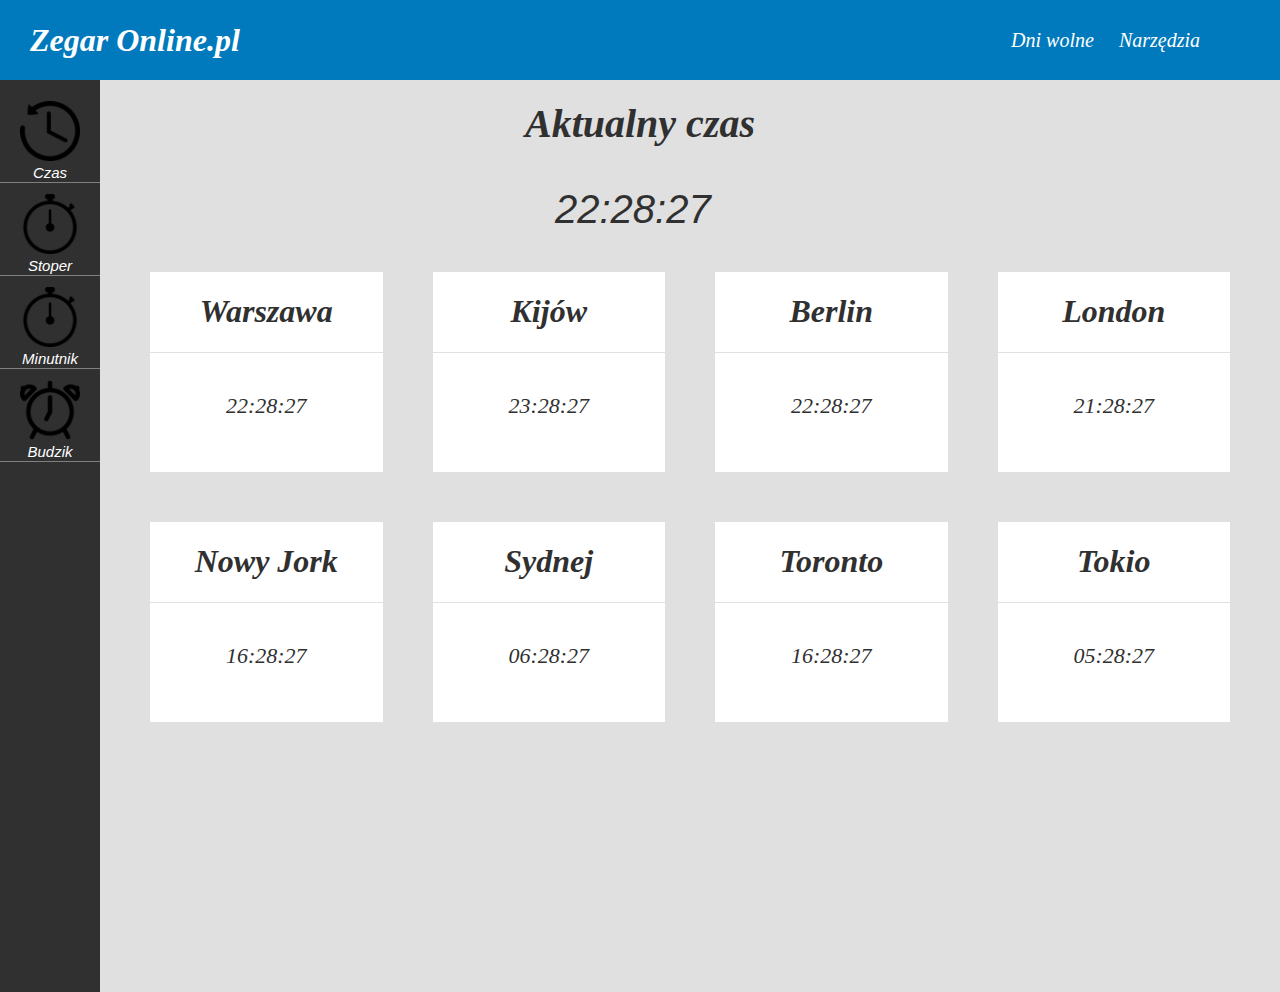
<file: budzik-layout/czas.html>
<!DOCTYPE html>
<html lang="en">
  <head>
    <meta charset="UTF-8" />
    <meta http-equiv="X-UA-Compatible" content="IE=edge" />
    <meta name="viewport" content="width=device-width, initial-scale=1.0" />
    <link rel="stylesheet" href="main.css" />
    <title>Document</title>
  </head>
  <body>
    <nav>
      <div class="horizontal-navbar">
        <div class="navbar-menu">
          <h1>Zegar Online.pl</h1>
        </div>
        <div class="navbar-settings">
          <p class="paragraph-navbar">Dni wolne</p>
          <p class="paragraph-navbar">Narzędzia</p>
        </div>
      </div>
      <div class="vertical-navbar">
        <a href="czas.html"
          ><button class="nav-buttonss">
            <img
              class="button-icons"
              src="counterclockwise-rotation.png"
              alt="counter-clock"
            />
            Czas
          </button></a
        >
        <a href="stoper.html"
          ><button class="nav-buttons stoper">
            <img class="button-icons" src="31569.png" alt="clock-counter" />
            Stoper
          </button></a
        >
        <button class="nav-buttons">
          <img class="button-icons" src="31569.png" alt="minutnik-icon" />
          Minutnik
        </button>
        <button class="nav-buttons">
          <img class="button-icons" src="100291.png" alt="budzik-icon" /> Budzik
        </button>
      </div>
    </nav>
        <div class="time-container">
          <div class='setup-time'>
          <h2 class="container-heading">Aktualny czas</h2>
          <p id="time"></p>
        </div>
        </div>
    
<section class="time-all-countries">
  <div class='more-countries-time-container'>
<div class="warsaw time-setup-containter">
  <h1 class="more-countries-headings">Warszawa</h1>
  <div class="border"></div>
  <div class="parapgraph-time"><p id="time-warsaw" class="more-country-time-paragraph"></p></div>
</div>
<div class="kijow time-setup-containter">
  <h1 class="more-countries-headings">Kijów</h1>
  <div class="border"></div>
  <div class="parapgraph-time"><p id="time-kijow" class="more-country-time-paragraph"></p></div>
</div>
<div class="berlin time-setup-containter">
  <h1 class="more-countries-headings">Berlin</h1>
  <div class="border"></div>
  <div class="parapgraph-time"><p id="time-berlin" class="more-country-time-paragraph"></p></div>
</div>
<div class="london time-setup-containter">
  <h1 class="more-countries-headings">London</h1>
  <div class="border"></div>
  <div class="parapgraph-time"> <p id="time-london" class="more-country-time-paragraph"></p></div>
</div>
</div>
<div class="more-countries-time-containers2">
<div class="newyork time-setup-containter">
  <h1 class="more-countries-headings">Nowy Jork</h1>
  <div class="border"></div>
  <div class="parapgraph-time"> <p id="time-newyork" class="more-country-time-paragraph"></p></div>
</div>
<div class="sydney time-setup-containter">
  <h1 class="more-countries-headings">Sydnej</h1>
  <div class="border"></div>
  <div class="parapgraph-time"><p id="time-sydney" class="more-country-time-paragraph"></p></div>
</div>
<div class="toronto time-setup-containter">
  <h1 class="more-countries-headings">Toronto</h1>
  <div class="border"></div>
  <div class="parapgraph-time"><p id="time-toronto" class="more-country-time-paragraph"></p></div>
</div>
<div class="tokio time-setup-containter">
  <h1 class="more-countries-headings">Tokio</h1>
  <div class="border"></div>
  <div class="parapgraph-time"><p id="time-tokio" class="more-country-time-paragraph"></p></div>
</div>
</div>
<section>
    <script src="czas.js"></script>
  </body>
</html>
</file>
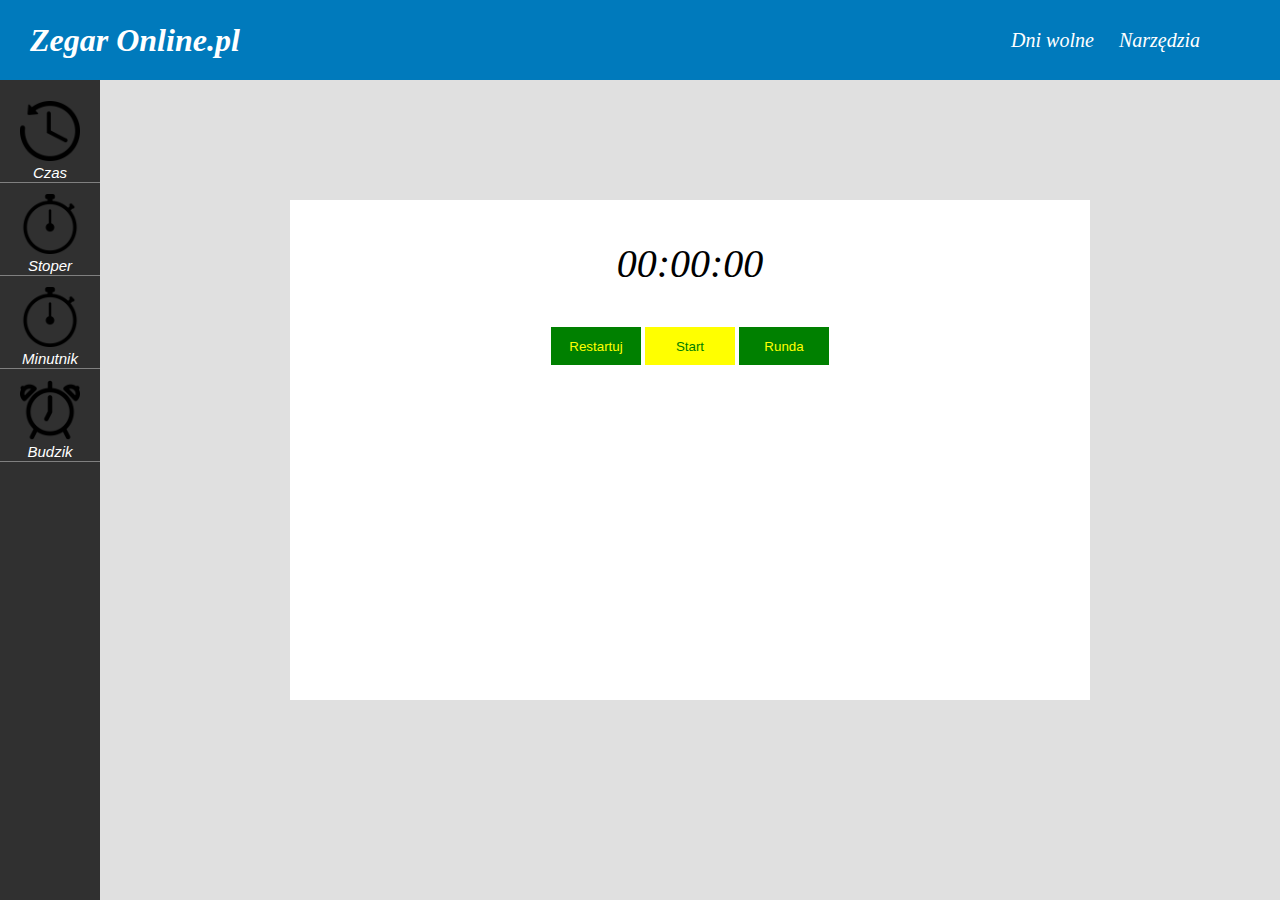
<file: budzik-layout/stoper.html>
<!DOCTYPE html>
<html lang="en">
<head>
    <meta charset="UTF-8">
    <meta http-equiv="X-UA-Compatible" content="IE=edge">
    <meta name="viewport" content="width=device-width, initial-scale=1.0">
    <title>Document</title>
    <link rel="stylesheet" href="main2.css">
</head>
<body>
    <nav>
        <div class="horizontal-navbar">
            <div class="navbar-menu">
  <h1>Zegar Online.pl</h1>
  </div>
  <div class="navbar-settings">
      <p class="paragraph-navbar">Dni wolne</p>
      <p  class="paragraph-navbar">Narzędzia</p>
  </div>
  
        </div>
        <div class="vertical-navbar">
  <a href="czas.html"><button class="nav-buttonss"> <img class="button-icons" src="counterclockwise-rotation.png" alt="counter-clock"> Czas</button></a>
  <a href="stoper.html"><button class="nav-buttons stoper"> <img class="button-icons" src="31569.png" alt="clock-counter"> Stoper</button></a>
  <button class="nav-buttons"> <img class="button-icons" src="31569.png" alt="minutnik-icon"> Minutnik</button>
  <button class="nav-buttons"> <img class="button-icons" src="100291.png" alt="budzik-icon"> Budzik</button>
        
            
    </nav>
   
   <section class="stop-watch" >
    <div class="paragraph-and-buttons" >
        
    
 
    <div class="stop-watch-buttons">     
        <p class="stop-watch-current-time">00:00:00</p>  
        <button class="reset-button">Restartuj</button>
        <button class="start-button">Start</button>
        <button class="new-button">Runda</button>
    </div>
    <section class="roundSection">
        
    </section>
</div>

   </section>
    
    <script src="stopwatch.js"></script>
</body>
</html>
</file>
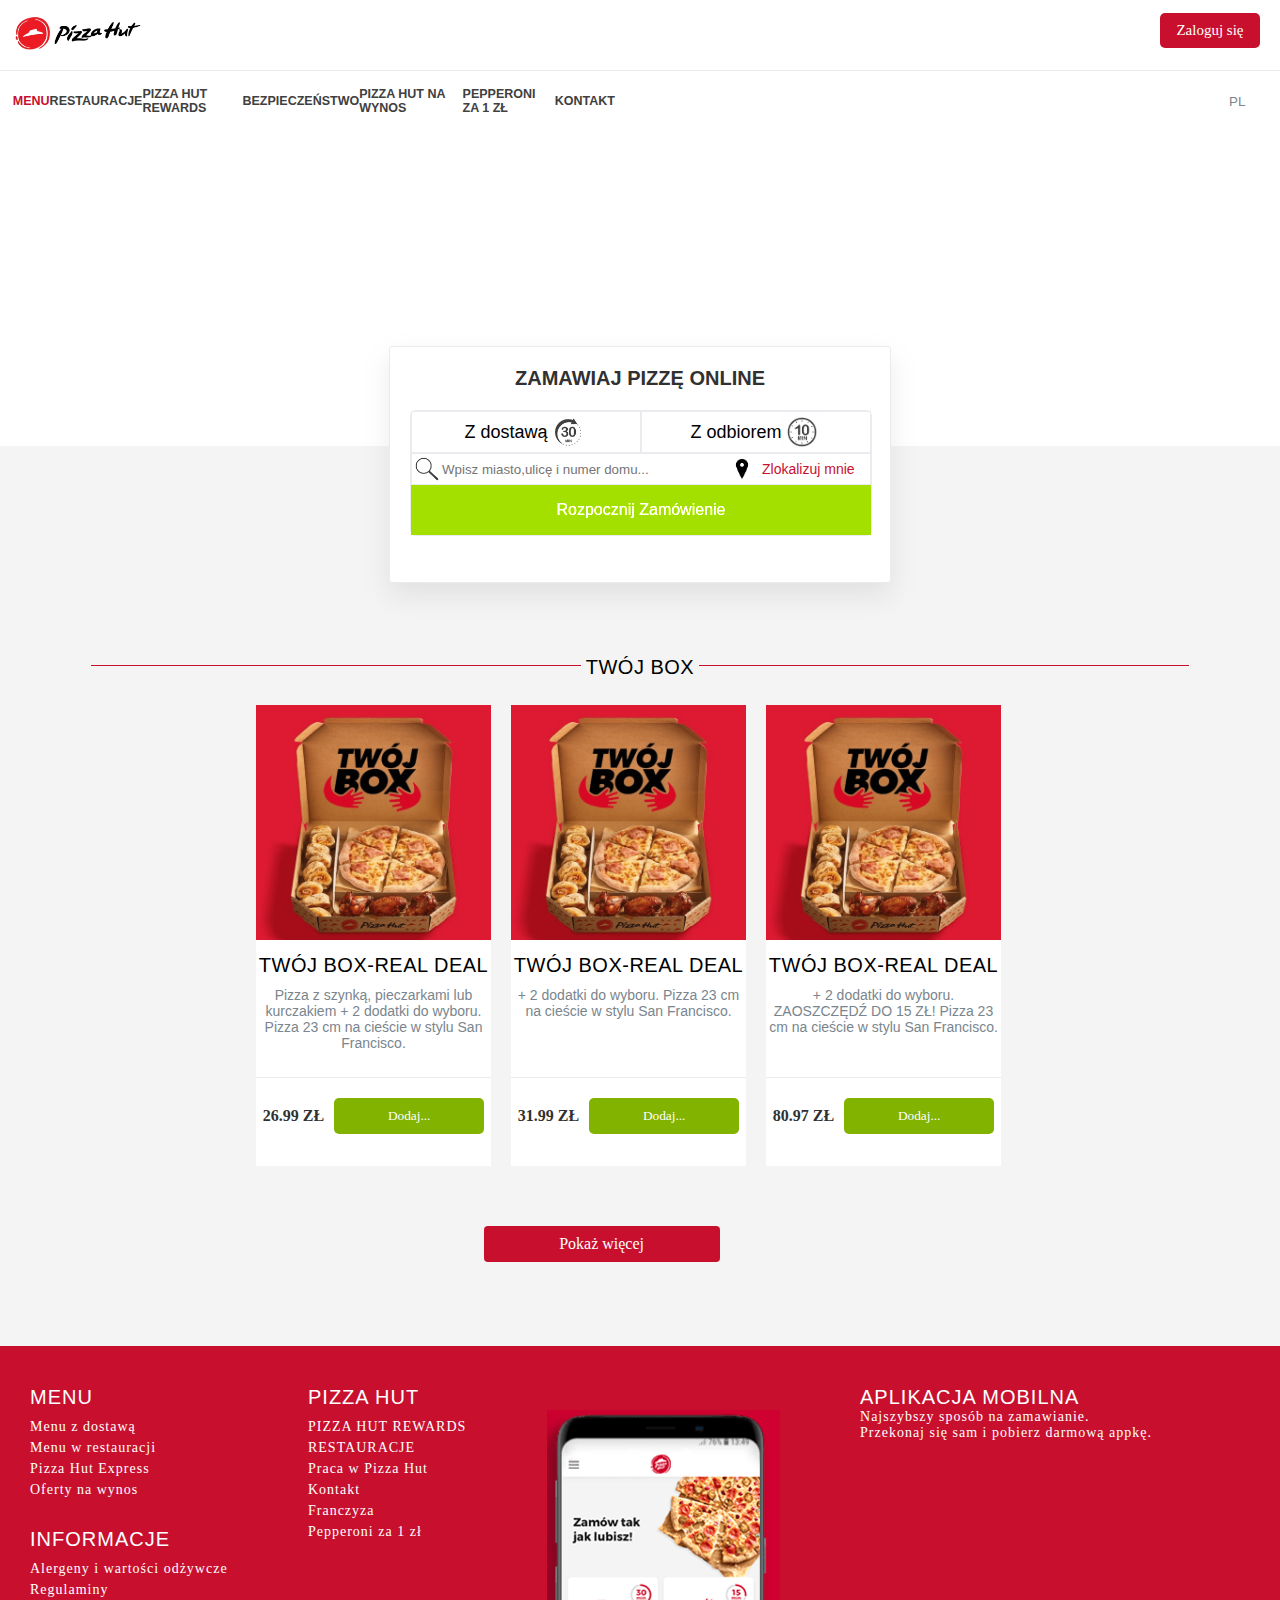
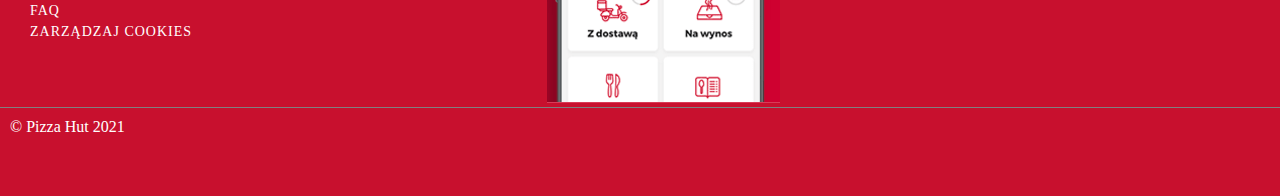
<file: pizzahut-layout/pizzahut.html>
<!DOCTYPE html>
<html lang="en">
  <head>
    <link rel="stylesheet" href="main.css" />
    <meta charset="UTF-8" />
    <meta http-equiv="X-UA-Compatible" content="IE=edge" />
    <meta name="viewport" content="width=device-width, initial-scale=1.0" />
    <title>Document</title>
  </head>
  <body>
    <header>
      <section class="section-header">
        <img
          class="pizza-hut-logo-img"
          src="pizzahutlogo.png"
          alt="pizzahutlogo"
        />
        <button class="log-in-button">Zaloguj się</button>
      </section>
    </header>
    <nav>
      <ul class="nav-list">
        <li class="menu-option-list">MENU</li>
        <li>RESTAURACJE</li>
        <li>PIZZA HUT REWARDS</li>
        <li>BEZPIECZEŃSTWO</li>
        <li>PIZZA HUT NA WYNOS</li>
        <li>PEPPERONI ZA 1 ZŁ</li>
        <li>KONTAKT</li>
      </ul>
      <button class="pl-button"><p>PL</p></button>
    </nav>
    <figure class=box-of-pizza-img>
    </figure>
    <section class="buy-pizza-online">
      <div class="buy-by-online-container">
        <h1 class="buy-pizza-heading">ZAMAWIAJ PIZZĘ ONLINE</h1>
        <div class="buy-online-insinde-container">
          <div class="delivery-and-supply-containter">
          <button class="delivery-button supply-button"><p class="button-text">Z dostawą</p>
<img class="delivery-time-photo" src="depositphotos_365419088-stock-illustration-thirty-minutes-icon-symbol-product.jpg" alt="30min">
          </button>
          <button class="delivery-button with-pick-up-button"><p class="button-text">Z odbiorem</p>
            <img class="delivery-time-photo" src="10min.jpg" alt="10min"></button>
              
          </div>
          <div class="form-container">
            <img class="magnifier" src="lupa.png" alt="lupa">
            <form action="*" class="form-and-local" >
              <input class="city-house-number"
                class="email"
                type="text"
                name="text"
                id="text"
                placeholder="Wpisz miasto,ulicę i numer domu..."
                required
              />
              <div class="img-and-heading">
              <img class="local-img" src="local.png" alt="local">
              <h2 class="find-me-heading">Zlokalizuj mnie</h2>
              <div>
            </div>

            </div>  
        </div>
        <div class="start-order-container">
          <input
              class="start-order"
              type="Submit" 
              name="Submit"
              value="Rozpocznij Zamówienie"
            />
          </div>
        </form>
      </div>
      
       
    </section>
    <section class="boxes-pizza-section">
      <div class="verticalLine">
        <div class="vertical"></div> 
        <h1 class="your-box-heading">TWÓJ BOX</h1>
        <div class="vertical"></div>
      </div>
    <div class="containers">
      <div class="your-box-container1">
        <img class="img-box" src="your-box.png" alt="box1">
        <h2 class="your-box-heading">TWÓJ BOX-REAL DEAL</h2>
        <p class="your-box-text">Pizza z szynką, pieczarkami lub kurczakiem + 2 dodatki do wyboru. Pizza 23 cm na cieście w stylu San Francisco.</p>
        <div class="prize-and-button">
          <p class="prize-of-box-text">26.99 ZŁ</p>
          <button class="add-box-button">Dodaj...</button>
        </div>
      </div>
      <div class="your-box-container1 your-box-container2">
        <img class="img-box" src="your-box.png" alt="box2">
        <h2 class="your-box-heading">TWÓJ BOX-REAL DEAL</h2>
        <p class="your-box-text">+ 2 dodatki do wyboru. Pizza 23 cm na cieście w stylu San Francisco.</p>
        <div class="prize-and-button">
          <p class="prize-of-box-text">31.99 ZŁ</p>
          <button class="add-box-button">Dodaj...</button>
        </div>
      </div>
    <div class="your-box-container1 your-box-container2">
      <img class="img-box" src="your-box.png" alt="box3">
      <h2 class="your-box-heading">TWÓJ BOX-REAL DEAL</h2>
      <p class="your-box-text">+ 2 dodatki do wyboru. ZAOSZCZĘDŹ DO 15 ZŁ! Pizza 23 cm na cieście w stylu San Francisco.</p>
     <div class="prize-and-button">
      <p class="prize-of-box-text">80.97 ZŁ</p>
      <button class="add-box-button">Dodaj...</button>
     </div>
    </div>
  </div>
  <div class="button-position">
  <button class=show-more-button>Pokaż więcej</button>
</div>
</section>
<footer class='more-info'>
  <div class='footer-container'>
  <div class="containter1">
    <div>
  <h4 class="footer-heading">MENU</h4>
  <ul class='footer-list'>
    <li>Menu z dostawą</li>
    <li>Menu w restauracji</li>
    <li>Pizza Hut Express</li>
    <li>Oferty na wynos</li>
  </ul>
</div>
  <div>
    <h4 class="footer-heading">INFORMACJE</h4>
    <ul class='footer-list'>
      <li>Alergeny i wartości odżywcze</li>
      <li>Regulaminy</li>
      <li>FAQ</li>
      <li>ZARZĄDZAJ COOKIES</li>
    </ul>
    </div>
</div>
<div class="container2">
  <h4 class="footer-heading">PIZZA HUT</h4>
  <ul class='footer-list'>
    <li>PIZZA HUT REWARDS</li>
    <li>RESTAURACJE</li>
    <li>Praca w Pizza Hut</li>
    <li>Kontakt</li>
    <li>Franczyza</li>
    <li>Pepperoni za 1 zł</li>
  </ul>
</div>
<div class="photo-of-phone">
  <img src="photo-telefon.png" alt="telephon">
</div>
<div class="container3">
  <h4 class="footer-heading">APLIKACJA MOBILNA</h4>
  <p class="mobile-app-text">Najszybszy sposób na zamawianie.</p>
  <p class="mobile-app-text">Przekonaj się sam i pobierz darmową appkę.</p>
</div>
</div>
<p class="pizza-hut-2021">© Pizza Hut 2021</p>
</footer>
  </body>
</html>
</file>
<file: budzik-layout/main.css>
body {
  margin: 0;
  padding: 0;
  font-style: italic;
}

.vertical-navbar {
  height: 100%; /* Full-height: remove this if you want "auto" height */
  width: 100px; /* Set the width of the sidebar */
  position: fixed; /* Fixed Sidebar (stay in place on scroll) */
  z-index: 1; /* Stay on top */
  top: 0; /* Stay at the top */
  left: 0;
  background-color: #303030; /* Black */
  overflow-x: hidden; /* Disable horizontal scroll */
  padding-top: 20px;
  margin-top: 80px;
}
.horizontal-navbar {
  height: 80px;
  position: fixed;
  background-color: #007abc;
  width: 100%;
  overflow-y: hidden;
}
.klasa {
  height: 1000px;
}
.navbar-menu {
  display: flex;

  align-items: center;
}
.navbar-settings {
  font-size: 16px;
  color: white;
  display: flex;
  align-items: center;
}
.horizontal-navbar {
  display: flex;
  align-items: center;
  justify-content: space-between;
}
.navbar-menu {
  color: white;
  margin-left: 30px;
}
.navbar-settings {
  margin-right: 80px;
}
.paragraph-navbar {
  margin-left: 25px;
  font-size: 20px;
}
.button-icons {
  width: 60px;
  height: 60px;
}
.nav-buttons {
  background-color: #303030;
  color: white;
  border: none;
  margin-top: 10px;
  border-bottom: 1px solid gray;
  font-size: 15px;
  font-style: italic;
}
.nav-buttonss {
  background-color: #303030;
  color: white;
  border: none;
  border-bottom: 1px solid gray;
  font-size: 15px;
  font-style: italic;
}
.border {
  background-color: white;
  display: flex;
  justify-content: center;
}
.time-container {
   background-color:  #E0E0E0;
  display: flex;
  justify-content: center;
}

.container-heading {
  font-weight: bolder;
  font-size: 40px;
  margin-top: 100px;
  color: #303030;
}
#time {
  font-family: sans-serif;
  font-size: 40px;
  color: #303030;
  margin-left: 30px;
}

.time-setup-containter {
    width: 350px;
    height: 200px;
    background-color: white;
    margin-right: 50px;
}
.setup-time {
  justify-content: center;
  align-items: center;
}
.more-countries-time-container{
    justify-content: center;
    display: flex;
  
    
   
}
.warsaw{
    margin-left: 150px;
}
.time-all-countries{
    height: 720px;
    background-color:  #E0E0E0;
}
.more-countries-time-containers2{
    justify-content: center;
    display: flex;
    margin-top: 50px;
}
.newyork{
    margin-left: 150px;
}
.more-countries-headings{
    display: flex;
    justify-content: center;
    color: #303030;
    font-style: italic;
}
.border{
    border-top: solid 1px #E0E0E0;
}
.more-country-time-paragraph{
    font-style: italic;
    color: #303030;
    margin-top: 40px;
    font-size: 22px;
}
.parapgraph-time{
    justify-content: center;
    display: flex;
}
</file>
<file: budzik-layout/main2.css>
body {
  margin: 0;
  padding: 0;
  font-style: italic;
}

.vertical-navbar {
  height: 100%; /* Full-height: remove this if you want "auto" height */
  width: 100px; /* Set the width of the sidebar */
  position: fixed; /* Fixed Sidebar (stay in place on scroll) */
  z-index: 1; /* Stay on top */
  top: 0; /* Stay at the top */
  left: 0;
  background-color: #303030; /* Black */
  overflow-x: hidden; /* Disable horizontal scroll */
  padding-top: 20px;
  margin-top: 80px;
}
.horizontal-navbar {
  height: 80px;
  position: fixed;
  background-color: #007abc;
  width: 100%;
  overflow-y: hidden;
}
.klasa {
  height: 1000px;
}
.navbar-menu {
  display: flex;

  align-items: center;
}
.navbar-settings {
  font-size: 16px;
  color: white;
  display: flex;
  align-items: center;
}
.horizontal-navbar {
  display: flex;
  align-items: center;
  justify-content: space-between;
}
.navbar-menu {
  color: white;
  margin-left: 30px;
}
.navbar-settings {
  margin-right: 80px;
}
.paragraph-navbar {
  margin-left: 25px;
  font-size: 20px;
}
.button-icons {
  width: 60px;
  height: 60px;
}
.nav-buttons {
  background-color: #303030;
  color: white;
  border: none;
  margin-top: 10px;
  border-bottom: 1px solid gray;
  font-size: 15px;
  font-style: italic;
}
.nav-buttonss {
  background-color: #303030;
  color: white;
  border: none;
  border-bottom: 1px solid gray;
  font-size: 15px;
  font-style: italic;
}
.border {
  height: 1000px;
  background-color: grey;
  display: flex;
  justify-content: center;
}
.time-container {
  background-color: white;
  display: flex;
  justify-content: center;
  align-items: center;
  width: 100%;
}

.stop-watch {
  width: 100vw;
  display: flex;
  justify-content: center;
  align-items: center;

  height: 100vh;
  background-color: #e0e0e0;
}
.paragraph-and-buttons {
  display: flex;
  justify-content: center;
  align-items: center;
  flex-direction: column;
  background-color: white;
  width: 800px;
  height: 500px;
  margin-left: 100px;
}
.stop-watch-current-time {
  text-align: center;
  font-size: 40px;
}
.stop-watch-buttons {
  position: absolute;
  top: 200px;
}
.reset-button,
.new-button {
  border: none;
  background-color: green;
  color: yellow;
  width: 90px;
  height: 38px;
}
.start-button {
  border: none;
  background-color: yellow;
  color: green;
  width: 90px;
  height: 38px;
}
.roundSection {
  display: flex;
  width: 100vw;
  align-items: center;
  flex-direction: column;
  position: absolute;
  top: 400px;
}
</file>
<file: pizzahut-layout/main.css>
* {
  margin: 0;
  padding: 0;
}
body {
  box-sizing: border-box;
}
.section-header {
  display: flex;
  justify-content: space-between;
  align-items: center;
  margin-left: 1%;
  margin-right: 20px;
  margin-top: 10px;
}
.pizza-hut-logo-img {
  width: 130px;
}
.log-in-button {
  background-color: #c8102e;
  border: none;
  border-radius: 5px;
  color: #fff;
  cursor: pointer;
  font-family: Open\Sans;
  font-size: 15px;
  height: 35px;
  margin: 0;
  padding: 0 1rem;
  text-align: center;
  width: 100px;
  font-weight: 400;
}
header {
  border-bottom: 1px solid #e9ebee;
  height: 60px;
}
.nav-list {
  display: flex;
  align-items: stretch;
  width: 48%;

  justify-content: space-between;
  word-spacing: 20;
}
.nav-list > * {
  list-style: none;
  align-items: center;
  cursor: pointer;
  display: inline-flex;
  text-decoration: none;
  text-transform: uppercase;
  font-size: 12.5px;
  font-weight: bold;
  color: #404040;
  font-family: "Poppins", sans-serif;
  letter-spacing: 10%;
}
.nav-list > *:hover {
  color: red;
}
.menu-option-list {
  color: rgb(200, 16, 46);
}
nav {
  display: flex;
  justify-content: space-between;
  margin-left: 1%;
  margin-top: 10px;
  margin-right: 1%;
}
.pl-button {
  color: #7a858d;
  cursor: pointer;
  justify-content: center;
  display: flex;
  background-color: white;
  border: none;
  height: 40px;
  width: 60px;
  align-items: center;
}
.pl-button:hover {
  color: red;
  background-color: #f1efef;
}
.box-of-pizza-img {
  background-image: url(https://ocs-pl.oktawave.com/v1/AUTH_876e5729-f8dd-45dd-908f-35d8bb716177/amrest-web-ordering/Pizza%20Hut%20PL/BANNER/eksport%20MYBOX/PizzaHut_MYBOX-Dekstop-2600x330_PL.webp);
  width: 100%;
  height: 325px;
  background-position: center;
  background-repeat: no-repeat;
  object-fit: cover;
}

.buy-by-online-container {
  width: 500px;
  height: 235px;
  background-color: white;
  position: relative;
  border: 1px solid transparent;
  border-radius: 3px;
  box-shadow: rgb(155 155 155 / 20%) 0px 0.8rem 1.6rem 0px;
  bottom: 100px;
  border: 1px solid #e9ebee;
}
.buy-pizza-online {
  background-color: #f4f4f4;
  display: flex;
  justify-content: center;
  height: 200px;
}
.buy-pizza-heading {
  font-size: 20px;
  color: #313131;
  font-family: "Poppins", sans-serif;
  text-align: center;
  margin-top: 20px;
}
.delivery-time-photo {
  width: 40px;
  height: 40px;
}
.delivery-button {
  background-color: white;
  align-items: center;
  display: flex;
  border: 1px solid #e9ebee;
  width: 230px;
  justify-content: center;
}
.button-text {
  font-family: "Poppins", sans-serif;
  font-size: 18px;
}
.delivery-and-supply-containter {
  flex-direction: row;
  display: flex;
  justify-content: center;
}
.buy-online-insinde-container {
  margin-top: 20px;
  width: 460px;
  margin-left: 20px;
  display: flex;
  flex-direction: column;
  border: 1px solid #e9ebee;
  border-radius: 6px;
}
.magnifier {
  width: 30px;
  height: 30px;
}
.city-house-number {
  border: none;
  width: 250px;
  height: 30px;
}
.local-img {
  width: 20px;
  height: 20px;
  margin-right: 10px;
}
.form-and-local {
  display: flex;
  align-items: center;
}
.form-container {
  display: flex;
  justify-content: start;
  border: 1px solid #e9ebee;
  align-items: center;
}
.img-and-heading {
  display: flex;
  align-items: center;
  margin-left: 40px;
  width: 200px;
}
.find-me-heading {
  font-family: "Poppins", sans-serif;
  font-size: 14px;
  color: #c8102e;
  font-weight: 200;
}
.start-order {
  width: 460px;
  border: none;
  background-color: #82b300;
  height: 50px;
  color: #fff;
  font-family: "Poppins", sans-serif;
  font-size: 16px;
  filter: brightness(1.25);
}
.delivery-button:active {
  border-bottom: 4px solid red;
}
.delivery-button:visited {
  border-bottom: 4px solid red;
}
.your-box-container1 {
  background-color: white;
  width: 235px;
  height: 461px;
}
.img-box {
  height: 235px;
  width: 235px;
}
.your-box-heading {
  font-size: 16px;
  font-family: "Poppins", sans-serif;
  text-align: center;
  margin-top: 10px;
}
.your-box-text {
  font-size: 14px;
  font-family: "Poppins", sans-serif;
  text-align: center;
  margin-top: 10px;
  color: rgb(122, 133, 141);
  text-overflow: ellipsis;
  height: 70px;
}
.prize-and-button {
  display: flex;
  margin-top: 10px;
  justify-content: center;
  align-items: center;
  margin-top: 20px;
  border-top: 1px solid rgb(233, 235, 238);
}
.prize-of-box-text {
  color: rgb(49, 49, 49);
  font-size: 16px;
  font-stretch: condensed;
  font-weight: 600;
  margin-right: 10px;
  margin-top: 20px;
}
.add-box-button {
  background-color: rgb(130, 179, 0);
  border: none;
  color: rgb(255, 255, 255);
  cursor: pointer;
  font-family: "Open Sans";
  text-align: center;
  width: 150px;
  height: 36px;
  border-radius: 5px;
  margin-top: 20px;
}
.boxes-pizza-section {
  background-color: #f4f4f4;
  height: 700px;
}
.containers {
  display: flex;
  margin-left: 20%;
  margin-top: 20px;
}
.your-box-container2 {
  margin-left: 20px;
}
.red-line {
  height: 1px;
  width: 1px;
  border-color: red;
}
.verticalLine {
  display: flex;
  justify-content: center;
  align-items: center;
}
.vertical {
  background-color: #c8102e;
  height: 1px;
  width: 490px;
  margin-left: 5px;
  margin-right: 5px;
}
.your-box-heading {
  color: black;
  font-size: 20px;
  align-items: center;
  text-align: center;
  font-weight: 300;
  letter-spacing: 0.5px;
  margin-bottom: 6px;
}
.show-more-button {
  background-color: rgb(200, 16, 46);
  border: none;
  color: rgb(255, 255, 255);
  cursor: pointer;
  font-family: "Open Sans";
  text-align: center;
  width: 236px;
  height: 36px;
  border-radius: 4px;
  font-size: 16px;
  margin-top:5%;
}
.button-position{
  display: flex;
  justify-content: center;
  margin-right: 6%;
}
.pizza-hut-rewards{
  display: flex;
  justify-content: center;
}
.footer-container{
  display:flex;
  justify-content: space-between;
}
.footer-list{
  list-style-type: none;
}
.more-info{
  background-color: #c8102e;
  height:450px;
  
}
.photo-of-phone{
  margin-top: 5%;
 
  
}
.footer-heading{
  font-family: "Poppins", sans-serif;
  color: #ffffff;
  font-size: 20px;
  font-weight: 400;
  letter-spacing: 1px;
}
.footer-list >*{
  color:#fff;
  font-size: 14px;
  letter-spacing: 1px;
  margin-top: 5px;

}
.footer-list{
  margin-top: 10px;
}
.mobile-app-text{
  
  color:#fff;
  font-size: 14px;
  letter-spacing: 1px;

}
.containter1{
  margin-top: 10px;
  margin-left: 30px;
}
.footer-heading{
  margin-top:30px;
}
.container2{
  margin-top: 10px;
}
.container3{
  margin-top: 10px;
  margin-right:10%;
}
.footer-container{
  border-bottom: 1px solid gray;
}
.pizza-hut-2021{
  margin-top: 10px;
  margin-left: 10px;
  color: white;
}
</file>
